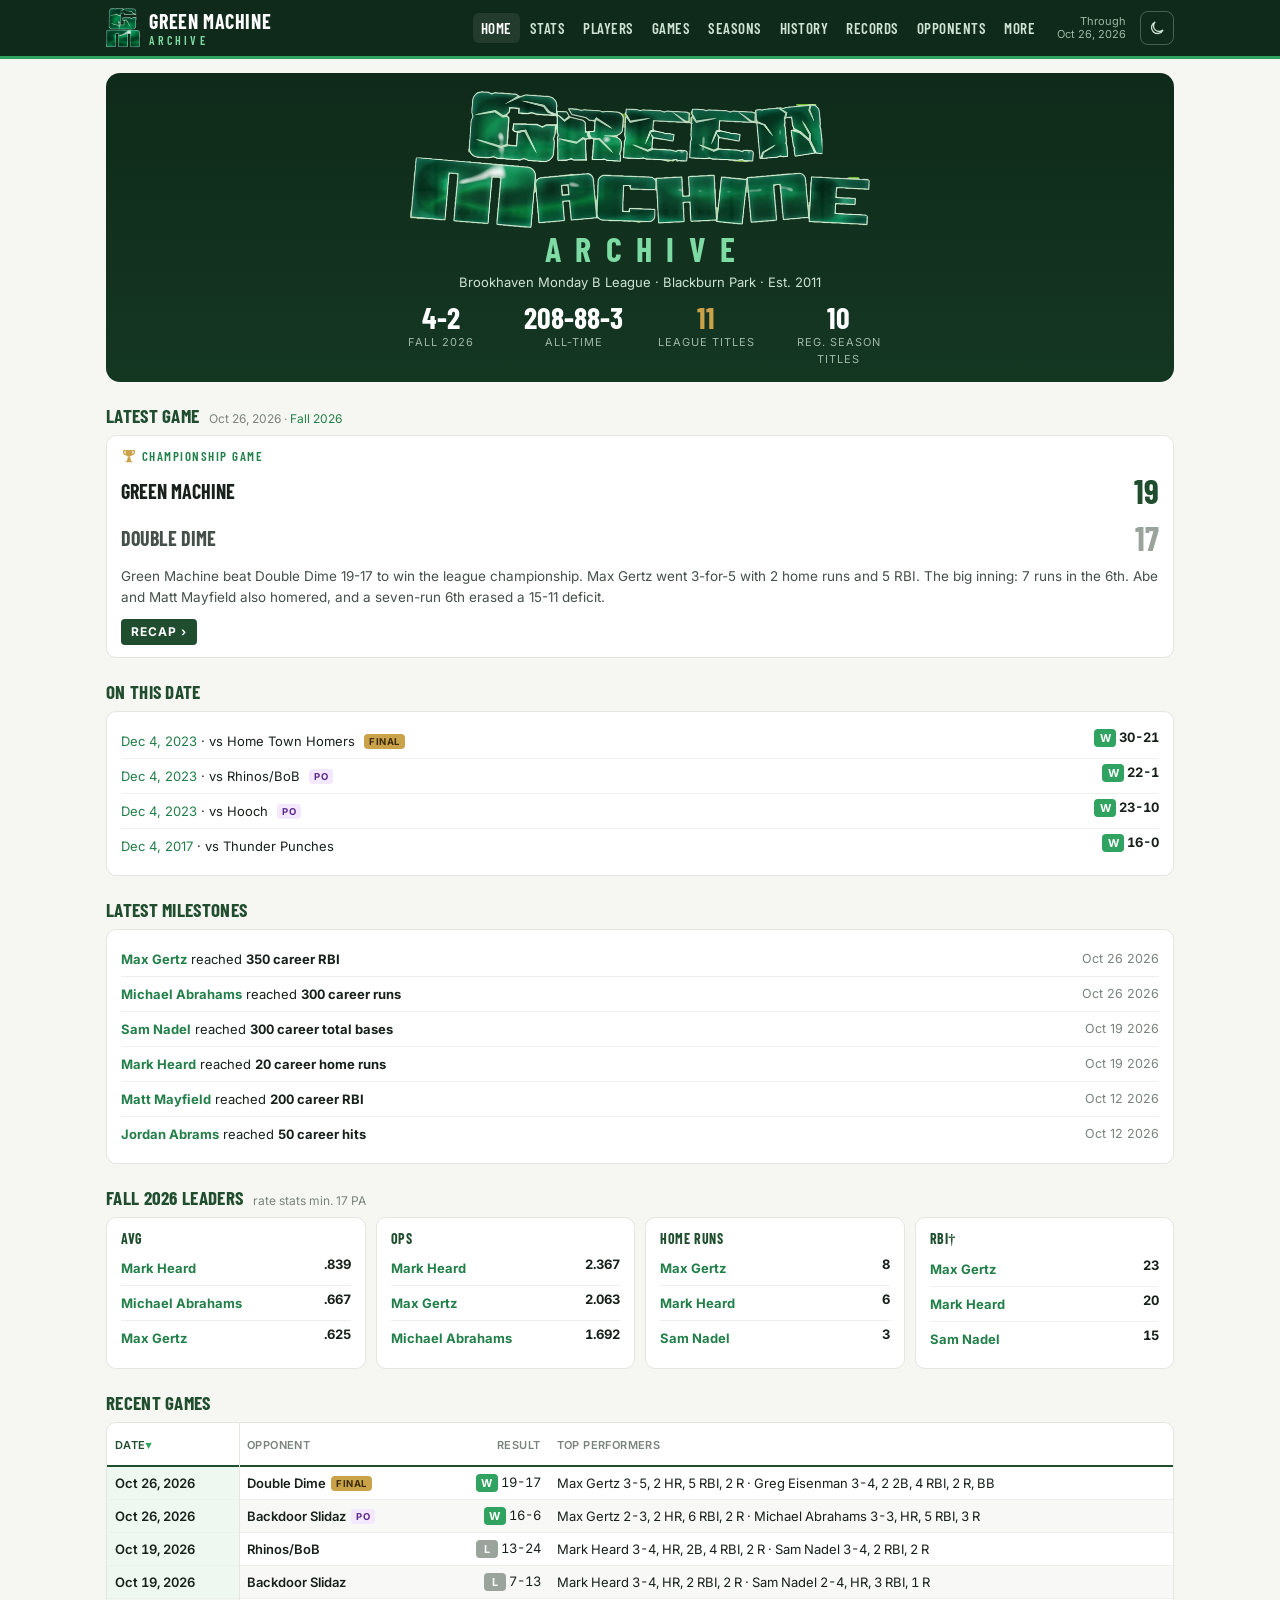
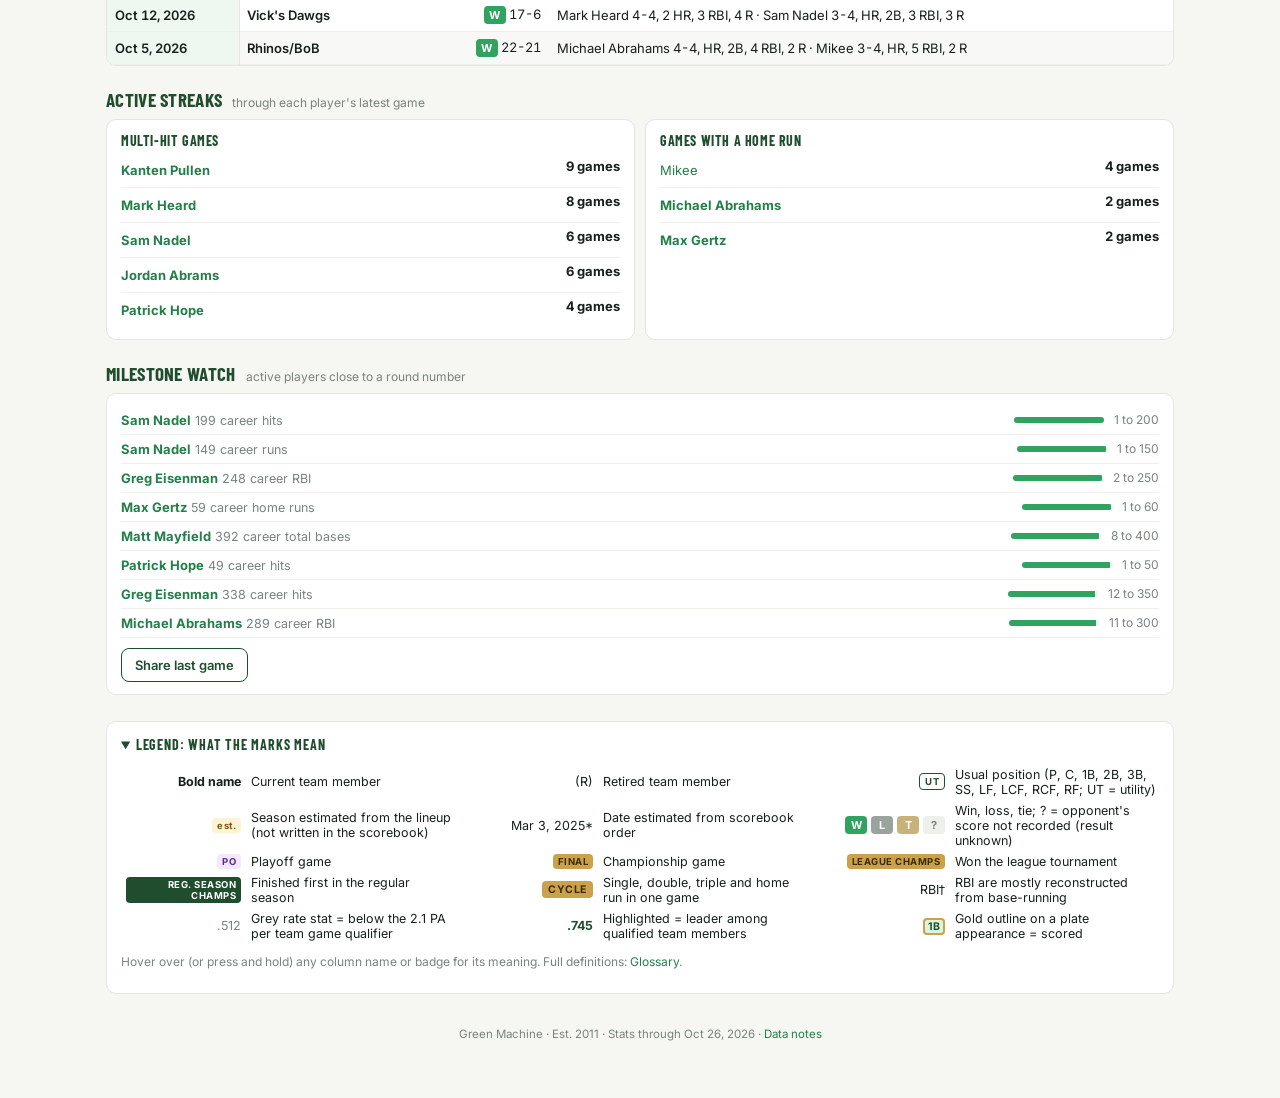
<file: index.html>
<!doctype html>
<html lang="en">
<head>
<meta charset="utf-8">
<meta name="viewport" content="width=device-width,initial-scale=1,viewport-fit=cover">
<meta name="robots" content="noindex,nofollow">
<meta name="theme-color" content="#0F2A1A">
<meta name="description" content="Green Machine softball: stats, box scores, records and history since 2011.">
<meta property="og:title" content="Green Machine: Archive">
<meta property="og:description" content="Stats, box scores, records and history. Brookhaven Monday B League, est. 2011.">
<meta property="og:type" content="website">
<meta property="og:url" content="https://gde2233-stack.github.io/green-machine/">
<meta property="og:image" content="https://gde2233-stack.github.io/green-machine/assets/og.png">
<meta property="og:image:width" content="1200">
<meta property="og:image:height" content="630">
<meta name="twitter:card" content="summary_large_image">
<meta name="apple-mobile-web-app-capable" content="yes">
<meta name="apple-mobile-web-app-status-bar-style" content="black-translucent">
<meta name="apple-mobile-web-app-title" content="Green Machine">
<title>Green Machine: Archive</title>
<script>try{var t=localStorage.getItem("gmTheme");if(t)document.documentElement.dataset.theme=t}catch(e){}</script>
<link rel="manifest" href="manifest.json">
<link rel="apple-touch-icon" href="icons/icon-180.png">
<link rel="icon" href="icons/icon-192.png">
<link rel="preload" href="assets/fonts/inter-latin-400-normal.woff2" as="font" type="font/woff2" crossorigin>
<link rel="stylesheet" href="style.css">
</head>
<body>
<a class="skip" href="#app">Skip to content</a>
<header class="top"><div class="top-in">
  <a href="#/" class="brand" aria-label="Green Machine: Archive, home"><img src="assets/gm-mark.webp" alt="" width="42" height="48"><span class="wm"><b>Green Machine</b><i>Archive</i></span></a>
  <div class="sp"></div>
  <nav class="desk" id="desk" aria-label="Main"></nav>
  <div class="upd" id="upd"></div>
  <button class="thm" id="thm" onclick="toggleTheme()" aria-label="Switch theme"></button>
</div></header>
<main id="app" tabindex="-1"><p class="sub">Loading…</p></main>
<nav class="bot" id="bot" aria-label="Main"></nav>
<script src="app.js"></script>
</body>
</html>
</file>
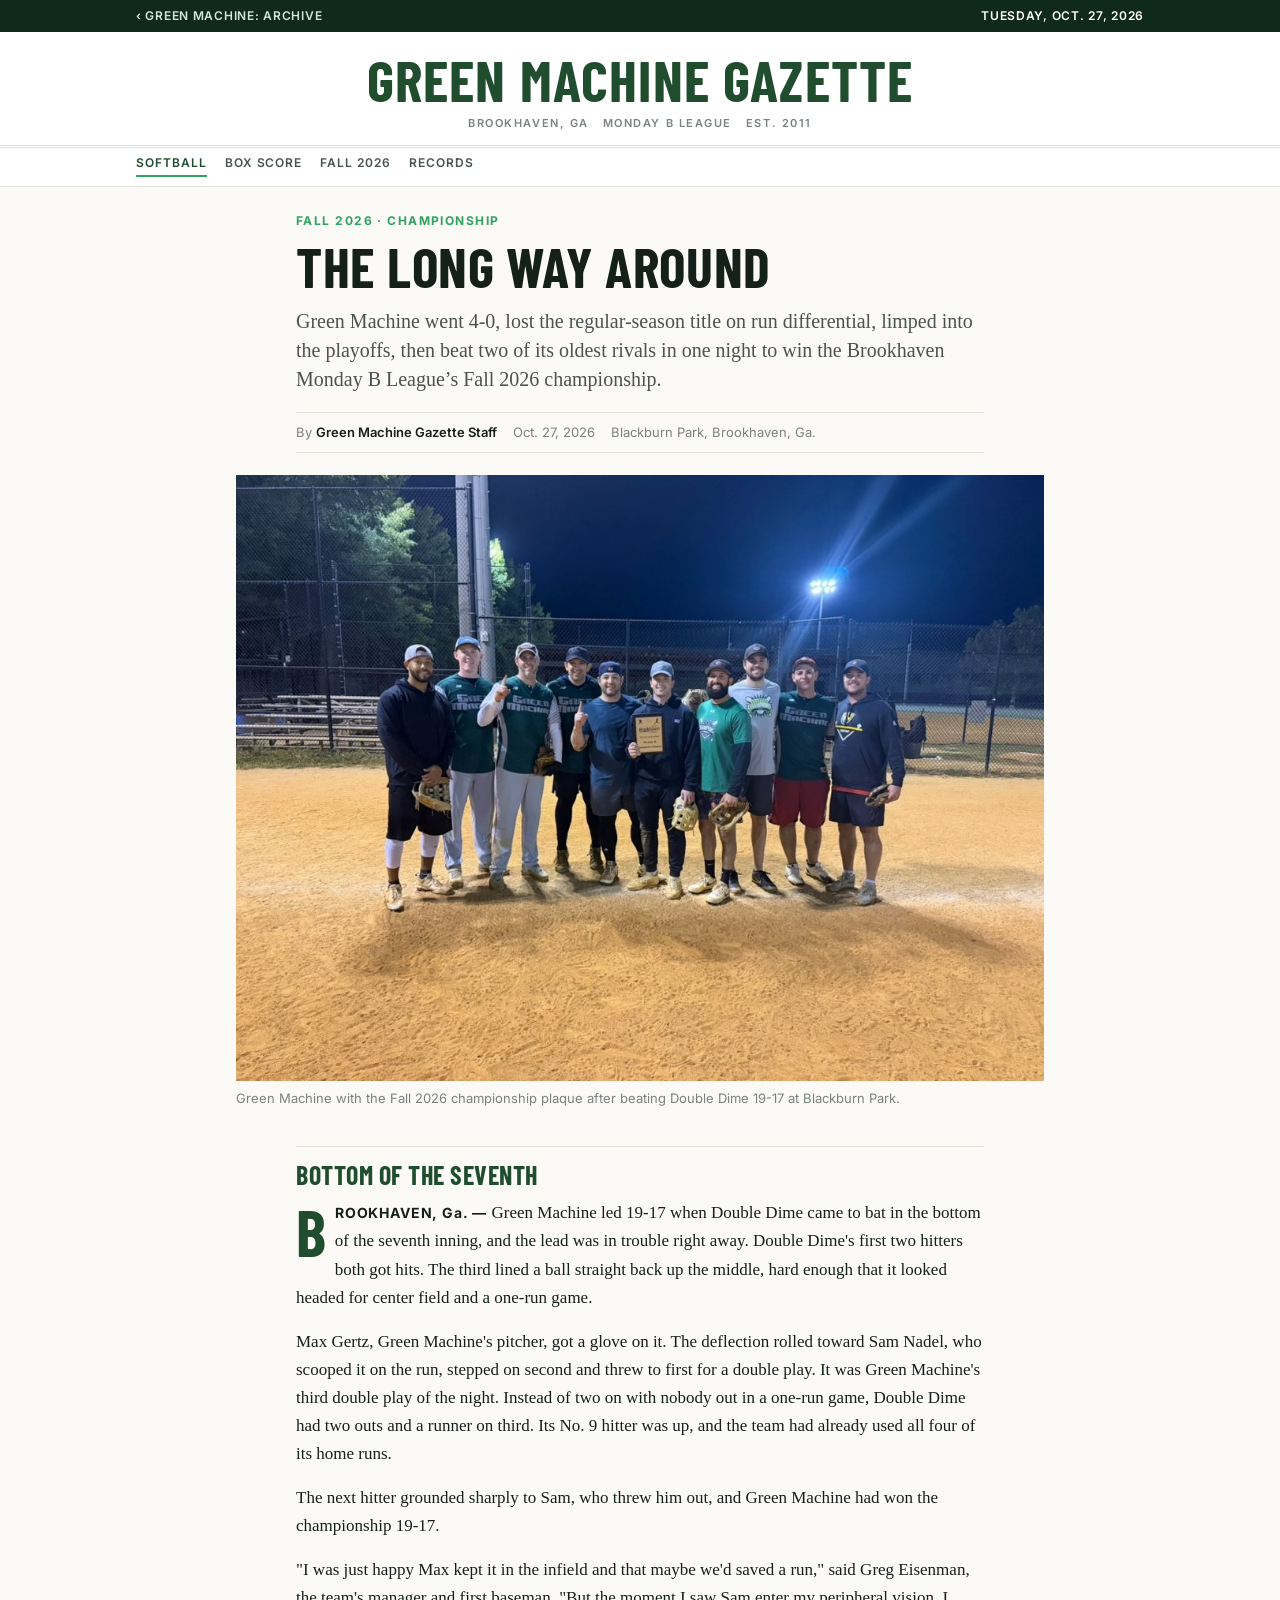
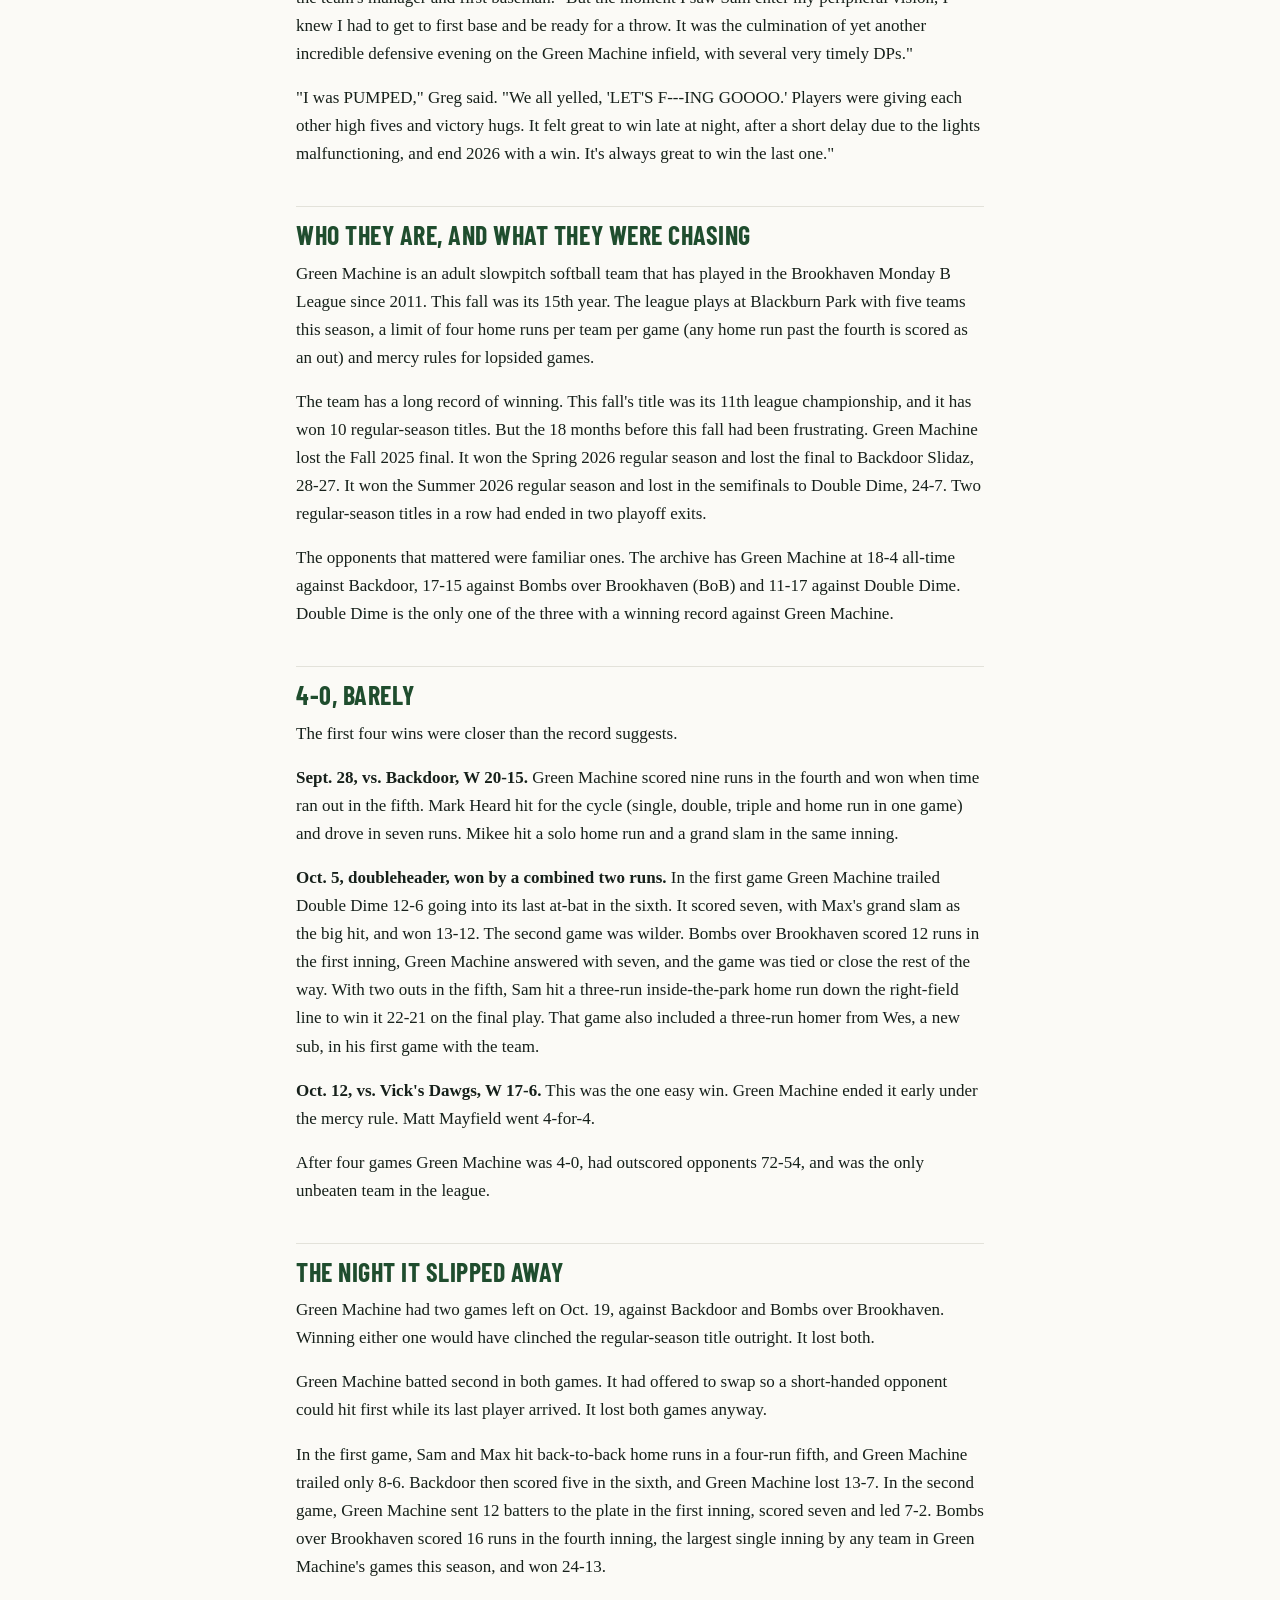
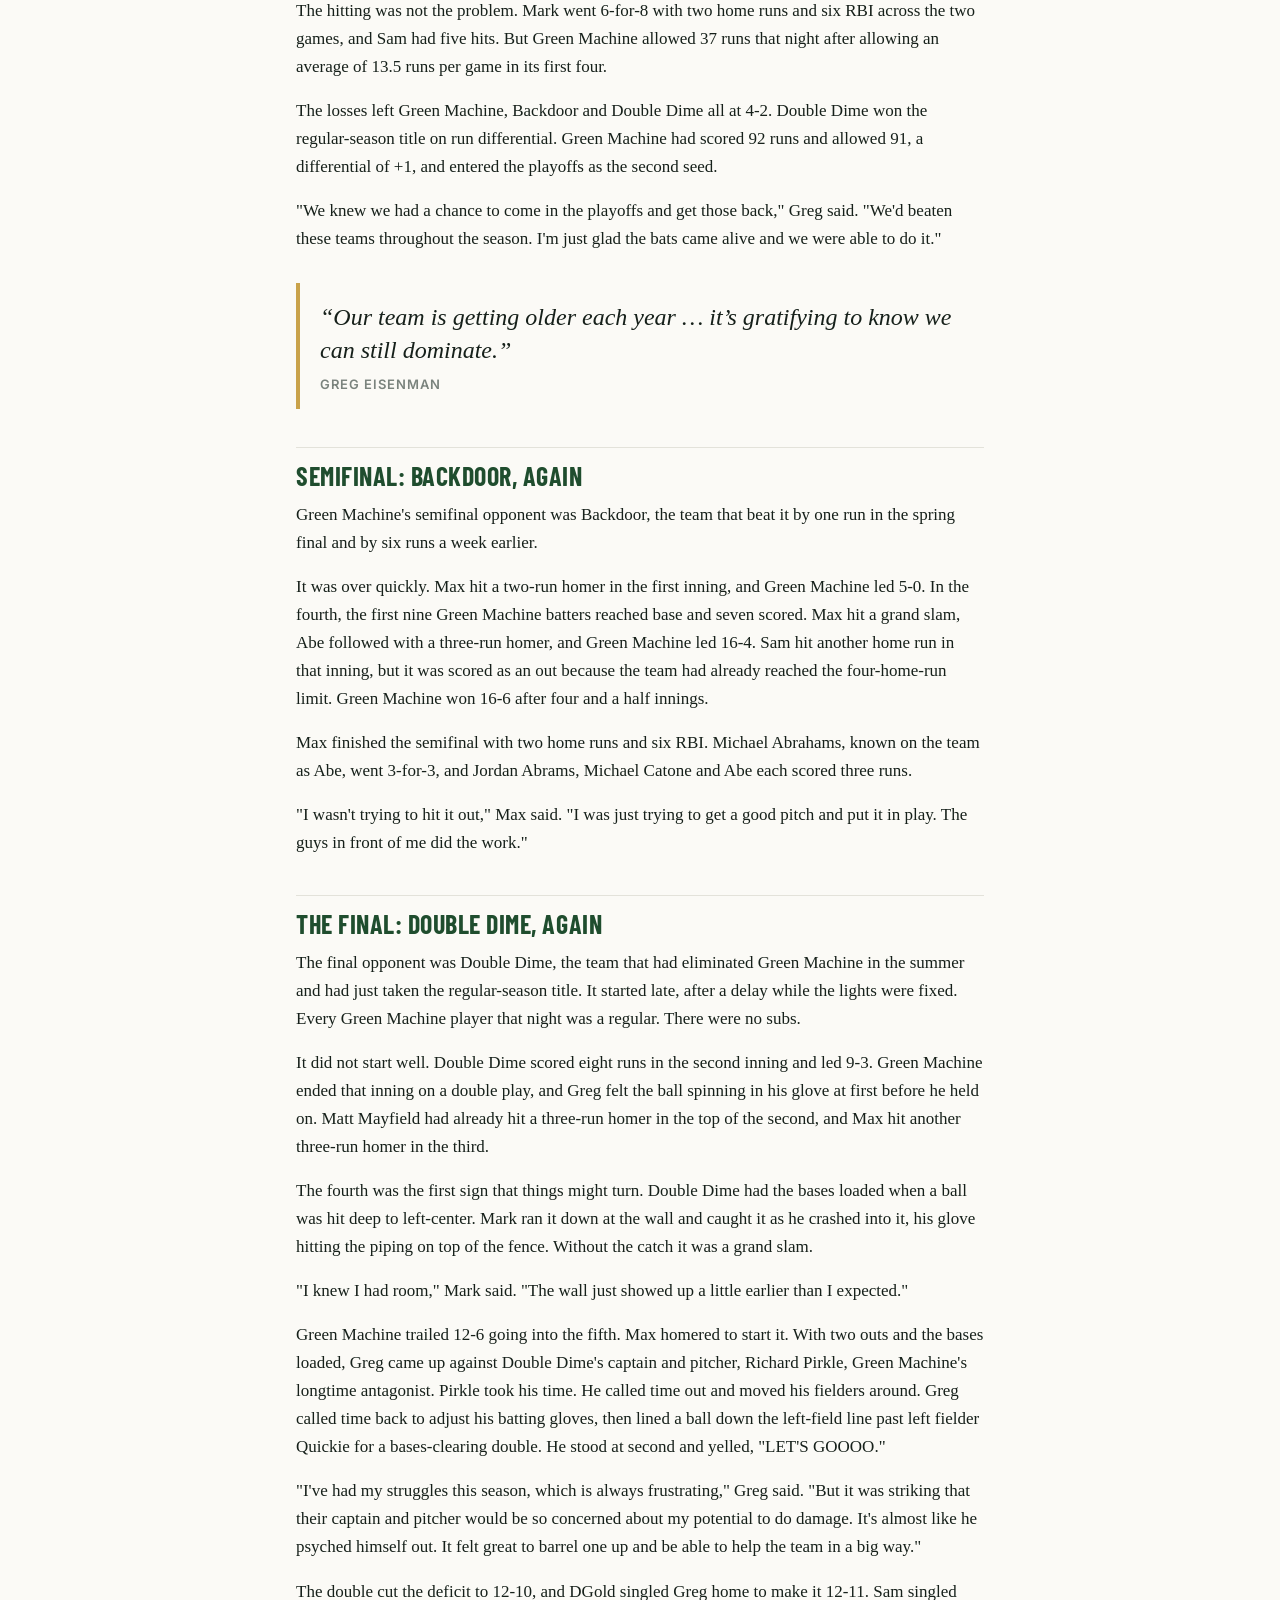
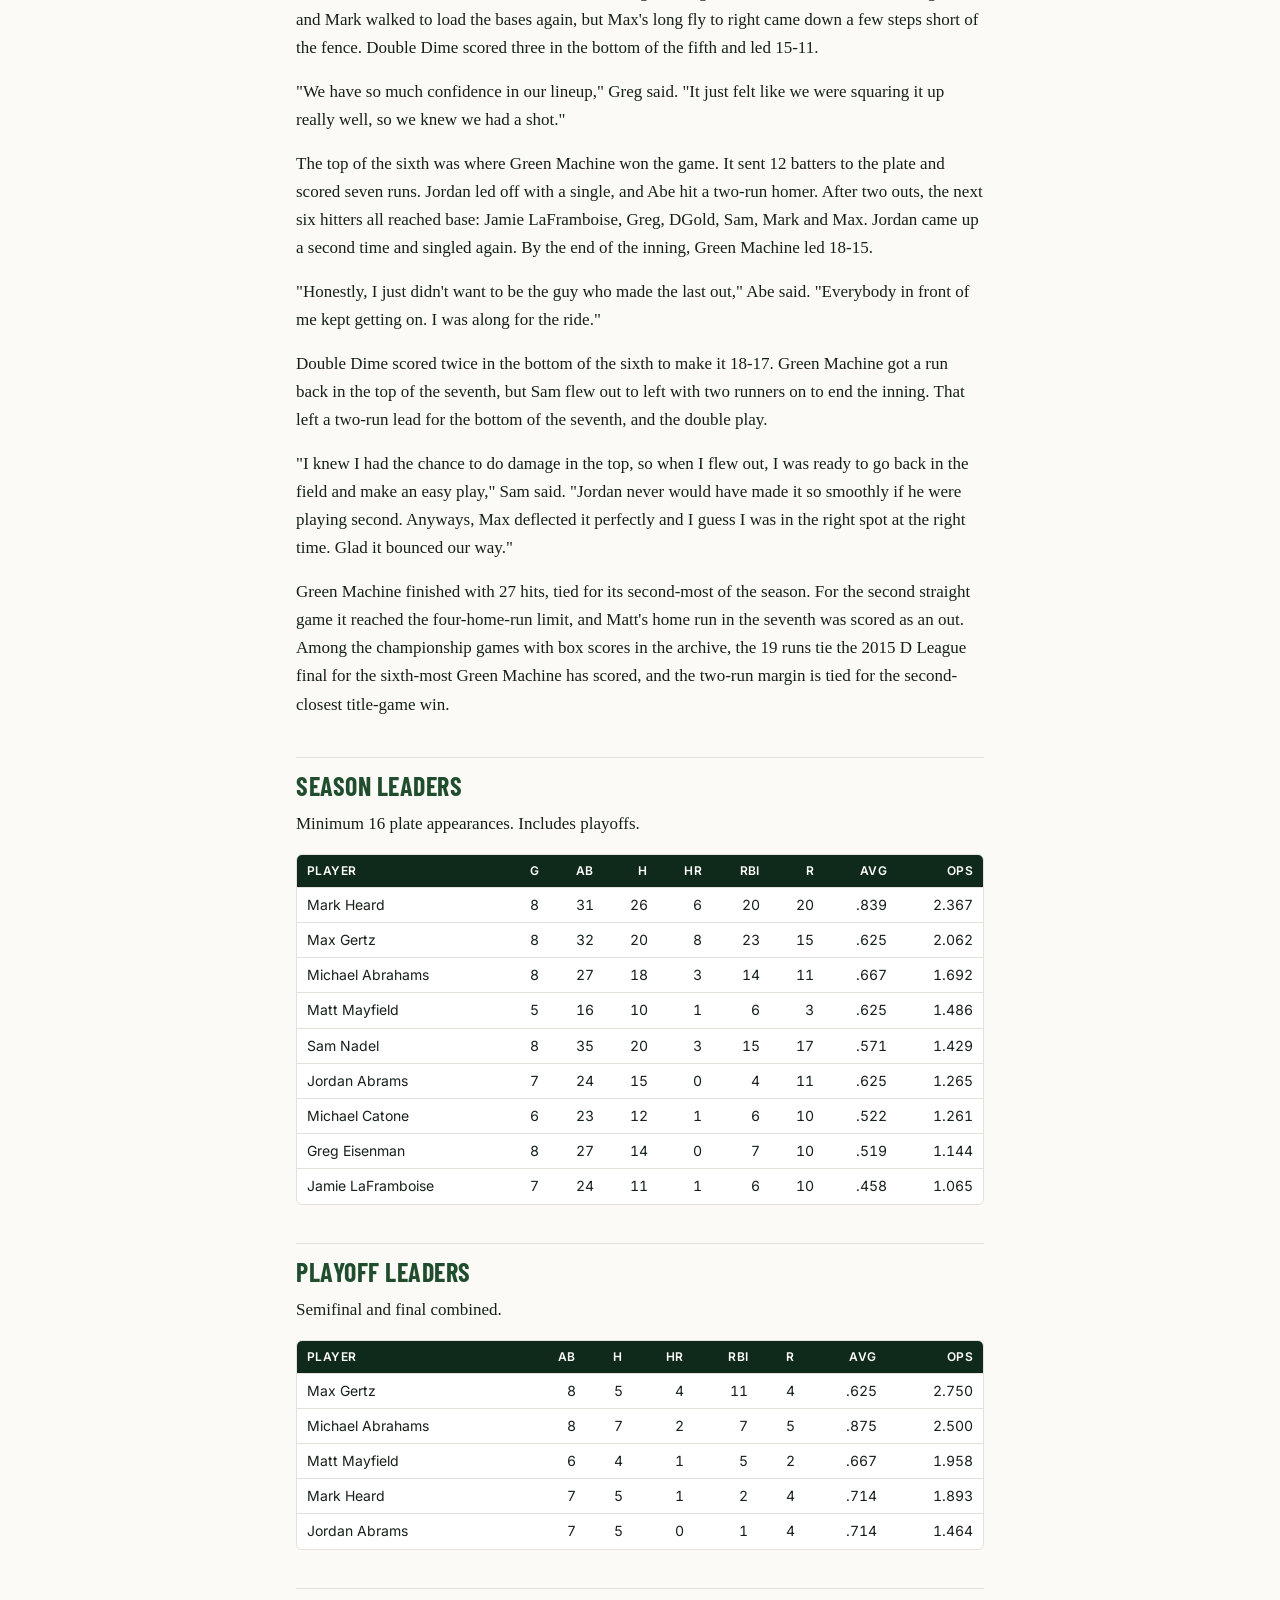
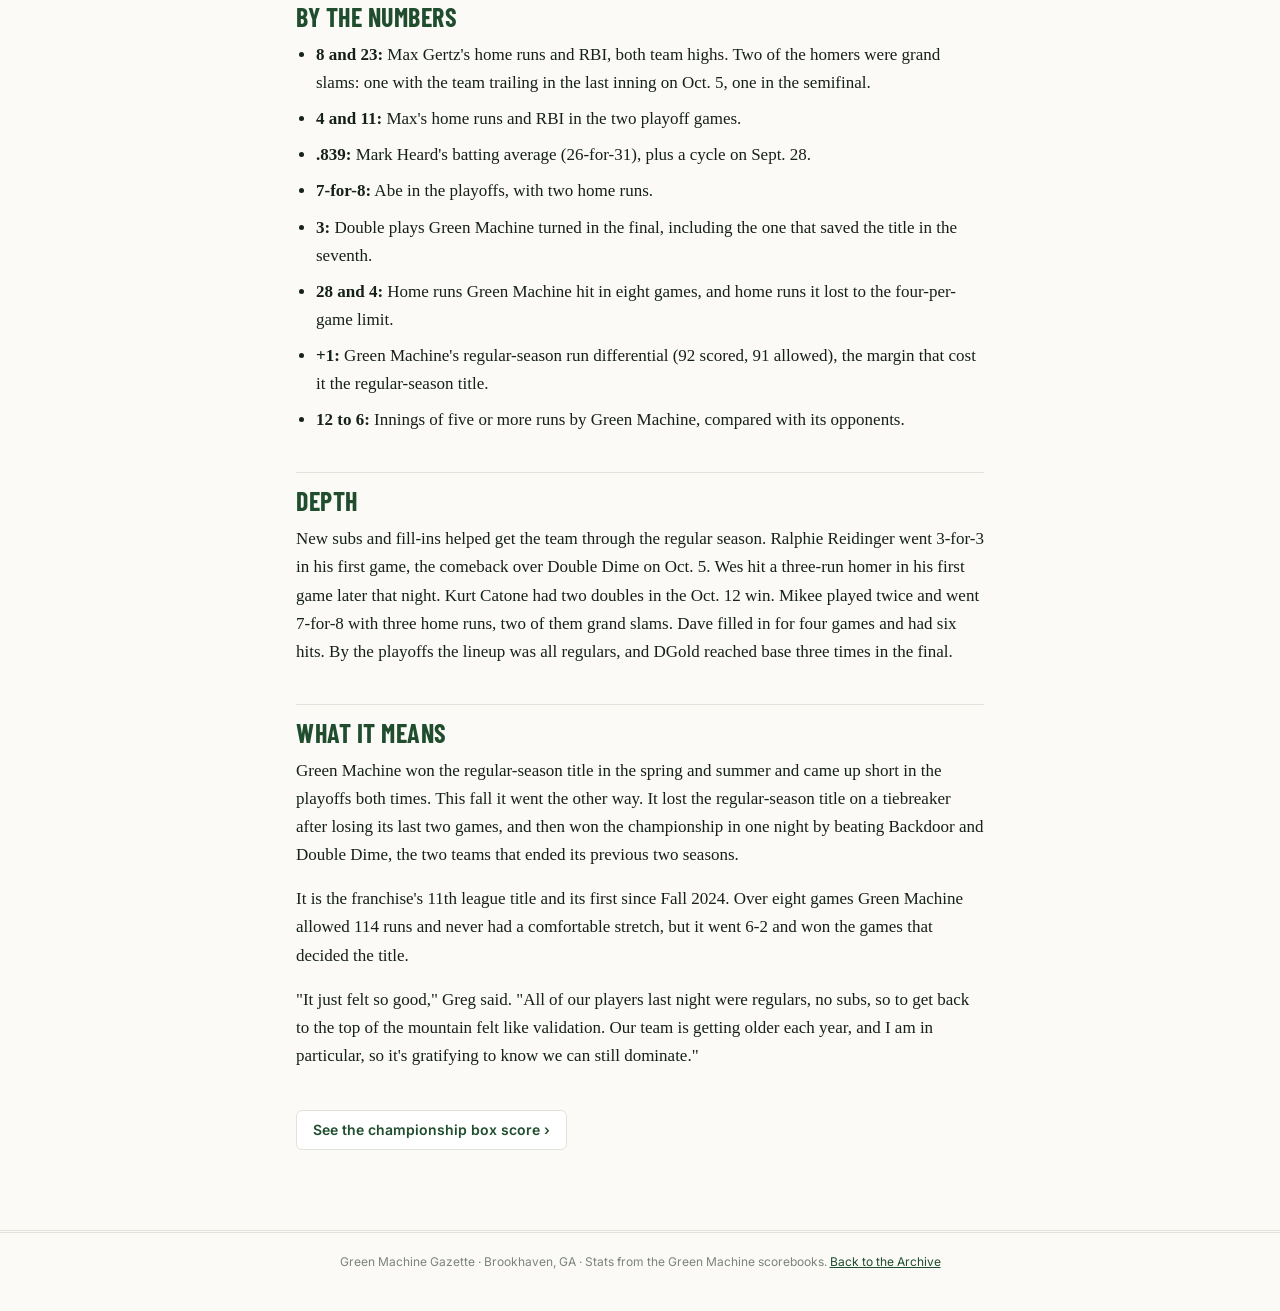
<file: gazette/fall-2026-champions.html>
<!doctype html>
<html lang="en"><head><meta charset="utf-8"><meta name="viewport" content="width=device-width,initial-scale=1">
<meta name="robots" content="noindex">
<title>The Long Way Around · Green Machine Gazette</title>
<meta property="og:title" content="The Long Way Around: Green Machine wins the Fall 2026 championship">
<meta property="og:description" content="4-0, a collapse, a +1 run differential, and a two-game playoff run through Backdoor and Double Dime.">
<meta property="og:image" content="https://gde2233-stack.github.io/green-machine/assets/gazette/fall-2026-champions.jpg">
<style>
@font-face{font-family:Inter;src:url(../assets/fonts/inter-latin-400-normal.woff2) format('woff2');font-weight:400;font-display:swap}
@font-face{font-family:Inter;src:url(../assets/fonts/inter-latin-600-normal.woff2) format('woff2');font-weight:600;font-display:swap}
@font-face{font-family:Inter;src:url(../assets/fonts/inter-latin-700-normal.woff2) format('woff2');font-weight:700;font-display:swap}
@font-face{font-family:Barlow;src:url(../assets/fonts/barlow-condensed-latin-700-normal.woff2) format('woff2');font-weight:700;font-display:swap}
:root{--ink:#16201a;--ink2:#4a544e;--mu:#7a837d;--bg:#fbfaf6;--card:#fff;--line:#e3e2da;--green:#1F4D2E;--em:#2FA35F;--gold:#C9A24A;color-scheme:light}
@media (prefers-color-scheme:dark){:root{--ink:#e6ece8;--ink2:#b8c2bb;--mu:#8c988f;--bg:#0f1411;--card:#161d19;--line:#28322c;--green:#7DDBA3;--em:#5ACB8A;color-scheme:dark}}
*{box-sizing:border-box}
body{margin:0;background:var(--bg);color:var(--ink);font:400 17px/1.65 Georgia,'Times New Roman',serif;-webkit-text-size-adjust:100%}
a{color:var(--green)}
.top{background:#0F2A1A;color:#fff;font:600 12px/1 Inter,system-ui,sans-serif;letter-spacing:.06em;text-transform:uppercase}
.top .in{max-width:1040px;margin:0 auto;padding:10px 16px;display:flex;justify-content:space-between;gap:12px;align-items:center}
.top a{color:#cfe9d8;text-decoration:none}
.mast{border-bottom:3px double var(--line);background:var(--card)}
.mast .in{max-width:1040px;margin:0 auto;padding:18px 16px 14px;text-align:center}
.mast .name{font:700 clamp(34px,7vw,58px)/1 Barlow,'Arial Narrow',sans-serif;letter-spacing:.02em;text-transform:uppercase;color:var(--green);margin:0}
.mast .sub{font:600 11px/1.4 Inter,system-ui,sans-serif;letter-spacing:.14em;text-transform:uppercase;color:var(--mu);margin-top:8px;display:flex;justify-content:center;gap:14px;flex-wrap:wrap}
nav.sec{border-bottom:1px solid var(--line);background:var(--card)}
nav.sec .in{max-width:1040px;margin:0 auto;padding:9px 16px;font:600 12px/1 Inter,system-ui,sans-serif;letter-spacing:.08em;text-transform:uppercase;display:flex;gap:18px;overflow-x:auto}
nav.sec a{color:var(--ink2);text-decoration:none;white-space:nowrap} nav.sec a.on{color:var(--green);border-bottom:2px solid var(--em);padding-bottom:6px}
article{max-width:720px;margin:0 auto;padding:28px 16px 64px}
.kicker{font:700 12px/1 Inter,system-ui,sans-serif;letter-spacing:.12em;text-transform:uppercase;color:var(--em)}
h1{font:700 clamp(36px,6.5vw,56px)/1.02 Barlow,'Arial Narrow',sans-serif;text-transform:uppercase;letter-spacing:.01em;margin:10px 0 12px}
.dek{font-size:20px;line-height:1.45;color:var(--ink2);margin:0 0 18px}
.by{font:400 13px/1.5 Inter,system-ui,sans-serif;color:var(--mu);border-top:1px solid var(--line);border-bottom:1px solid var(--line);padding:10px 0;margin-bottom:22px;display:flex;flex-wrap:wrap;gap:6px 16px}
.by b{color:var(--ink);font-weight:600}
figure.hero{margin:0 -16px 26px}
figure.hero img{display:block;width:100%;height:auto}
figure.hero figcaption{font:400 13px/1.45 Inter,system-ui,sans-serif;color:var(--mu);padding:8px 16px 0}
@media (min-width:760px){figure.hero{margin:0 -60px 30px} figure.hero figcaption{padding:8px 0 0}}
h2{font:700 26px/1.1 Barlow,'Arial Narrow',sans-serif;text-transform:uppercase;letter-spacing:.02em;color:var(--green);margin:38px 0 10px;padding-top:14px;border-top:1px solid var(--line)}
p{margin:0 0 16px}
.dateline{font:700 14px/1 Inter,system-ui,sans-serif;letter-spacing:.06em}
article > h2:first-of-type + p::first-letter{float:left;font:700 64px/.85 Barlow,'Arial Narrow',sans-serif;color:var(--green);padding:6px 8px 0 0}
blockquote.pull{margin:30px 0;padding:18px 0 18px 20px;border-left:4px solid var(--gold);font:italic 400 24px/1.35 Georgia,serif;color:var(--ink)}
blockquote.pull cite{display:block;font:600 13px/1 Inter,system-ui,sans-serif;font-style:normal;letter-spacing:.08em;text-transform:uppercase;color:var(--mu);margin-top:12px}
.tw{overflow-x:auto;margin:6px 0 20px;border:1px solid var(--line);border-radius:6px;background:var(--card)}
table{border-collapse:collapse;width:100%;font:400 14px/1.3 Inter,system-ui,sans-serif;font-variant-numeric:tabular-nums}
th,td{padding:8px 10px;text-align:right;border-bottom:1px solid var(--line);white-space:nowrap}
th:first-child,td:first-child{text-align:left}
th{background:#0F2A1A;color:#fff;font-weight:600;font-size:12px;letter-spacing:.04em;text-transform:uppercase}
tr:last-child td{border-bottom:0}
ul{padding-left:20px;margin:0 0 18px} li{margin:0 0 8px}
.endmark{display:inline-block;width:10px;height:10px;background:var(--em);margin-left:6px;vertical-align:middle}
.back{font:600 14px/1 Inter,system-ui,sans-serif;display:inline-block;margin-top:24px;padding:12px 16px;border:1px solid var(--line);border-radius:6px;text-decoration:none;background:var(--card)}
footer{border-top:3px double var(--line);text-align:center;font:400 12px/1.5 Inter,system-ui,sans-serif;color:var(--mu);padding:20px 16px 40px}
</style></head><body>
<div class="top"><div class="in"><a href="../#/">‹ Green Machine: Archive</a><span>Tuesday, Oct. 27, 2026</span></div></div>
<header class="mast"><div class="in"><p class="name">Green Machine Gazette</p><div class="sub"><span>Brookhaven, GA</span><span>Monday B League</span><span>Est. 2011</span></div></div></header>
<nav class="sec" aria-label="Sections"><div class="in"><a class="on" href="#">Softball</a><a href="../#/game/CB-2026-10-26-G2">Box score</a><a href="../#/season/2026%20Fall">Fall 2026</a><a href="../#/records">Records</a></div></nav>
<article>
<div class="kicker">Fall 2026 · Championship</div>
<h1>The Long Way Around</h1>
<p class="dek">Green Machine went 4-0, lost the regular-season title on run differential, limped into the playoffs, then beat two of its oldest rivals in one night to win the Brookhaven Monday B League’s Fall 2026 championship.</p>
<div class="by"><span>By <b>Green Machine Gazette Staff</b></span><span>Oct. 27, 2026</span><span>Blackburn Park, Brookhaven, Ga.</span></div>
<figure class="hero"><img src="../assets/gazette/fall-2026-champions.jpg" width="1024" height="768" alt="Green Machine players pose with the championship plaque on the infield at Blackburn Park under the lights."><figcaption>Green Machine with the Fall 2026 championship plaque after beating Double Dime 19-17 at Blackburn Park.</figcaption></figure>
<h2>Bottom of the seventh</h2>
<p><span class="dateline">BROOKHAVEN, Ga. —</span> Green Machine led 19-17 when Double Dime came to bat in the bottom of the seventh inning, and the lead was in trouble right away. Double Dime's first two hitters both got hits. The third lined a ball straight back up the middle, hard enough that it looked headed for center field and a one-run game.</p>
<p>Max Gertz, Green Machine's pitcher, got a glove on it. The deflection rolled toward Sam Nadel, who scooped it on the run, stepped on second and threw to first for a double play. It was Green Machine's third double play of the night. Instead of two on with nobody out in a one-run game, Double Dime had two outs and a runner on third. Its No. 9 hitter was up, and the team had already used all four of its home runs.</p>
<p>The next hitter grounded sharply to Sam, who threw him out, and Green Machine had won the championship 19-17.</p>
<p>"I was just happy Max kept it in the infield and that maybe we'd saved a run," said Greg Eisenman, the team's manager and first baseman. "But the moment I saw Sam enter my peripheral vision, I knew I had to get to first base and be ready for a throw. It was the culmination of yet another incredible defensive evening on the Green Machine infield, with several very timely DPs."</p>
<p>"I was PUMPED," Greg said. "We all yelled, 'LET'S F---ING GOOOO.' Players were giving each other high fives and victory hugs. It felt great to win late at night, after a short delay due to the lights malfunctioning, and end 2026 with a win. It's always great to win the last one."</p>

<h2>Who they are, and what they were chasing</h2>
<p>Green Machine is an adult slowpitch softball team that has played in the Brookhaven Monday B League since 2011. This fall was its 15th year. The league plays at Blackburn Park with five teams this season, a limit of four home runs per team per game (any home run past the fourth is scored as an out) and mercy rules for lopsided games.</p>
<p>The team has a long record of winning. This fall's title was its 11th league championship, and it has won 10 regular-season titles. But the 18 months before this fall had been frustrating. Green Machine lost the Fall 2025 final. It won the Spring 2026 regular season and lost the final to Backdoor Slidaz, 28-27. It won the Summer 2026 regular season and lost in the semifinals to Double Dime, 24-7. Two regular-season titles in a row had ended in two playoff exits.</p>
<p>The opponents that mattered were familiar ones. The archive has Green Machine at 18-4 all-time against Backdoor, 17-15 against Bombs over Brookhaven (BoB) and 11-17 against Double Dime. Double Dime is the only one of the three with a winning record against Green Machine.</p>

<h2>4-0, barely</h2>
<p>The first four wins were closer than the record suggests.</p>
<p><b>Sept. 28, vs. Backdoor, W 20-15.</b> Green Machine scored nine runs in the fourth and won when time ran out in the fifth. Mark Heard hit for the cycle (single, double, triple and home run in one game) and drove in seven runs. Mikee hit a solo home run and a grand slam in the same inning.</p>
<p><b>Oct. 5, doubleheader, won by a combined two runs.</b> In the first game Green Machine trailed Double Dime 12-6 going into its last at-bat in the sixth. It scored seven, with Max's grand slam as the big hit, and won 13-12. The second game was wilder. Bombs over Brookhaven scored 12 runs in the first inning, Green Machine answered with seven, and the game was tied or close the rest of the way. With two outs in the fifth, Sam hit a three-run inside-the-park home run down the right-field line to win it 22-21 on the final play. That game also included a three-run homer from Wes, a new sub, in his first game with the team.</p>
<p><b>Oct. 12, vs. Vick's Dawgs, W 17-6.</b> This was the one easy win. Green Machine ended it early under the mercy rule. Matt Mayfield went 4-for-4.</p>
<p>After four games Green Machine was 4-0, had outscored opponents 72-54, and was the only unbeaten team in the league.</p>

<h2>The night it slipped away</h2>
<p>Green Machine had two games left on Oct. 19, against Backdoor and Bombs over Brookhaven. Winning either one would have clinched the regular-season title outright. It lost both.</p>
<p>Green Machine batted second in both games. It had offered to swap so a short-handed opponent could hit first while its last player arrived. It lost both games anyway.</p>
<p>In the first game, Sam and Max hit back-to-back home runs in a four-run fifth, and Green Machine trailed only 8-6. Backdoor then scored five in the sixth, and Green Machine lost 13-7. In the second game, Green Machine sent 12 batters to the plate in the first inning, scored seven and led 7-2. Bombs over Brookhaven scored 16 runs in the fourth inning, the largest single inning by any team in Green Machine's games this season, and won 24-13.</p>
<p>The hitting was not the problem. Mark went 6-for-8 with two home runs and six RBI across the two games, and Sam had five hits. But Green Machine allowed 37 runs that night after allowing an average of 13.5 runs per game in its first four.</p>
<p>The losses left Green Machine, Backdoor and Double Dime all at 4-2. Double Dime won the regular-season title on run differential. Green Machine had scored 92 runs and allowed 91, a differential of +1, and entered the playoffs as the second seed.</p>
<p>"We knew we had a chance to come in the playoffs and get those back," Greg said. "We'd beaten these teams throughout the season. I'm just glad the bats came alive and we were able to do it."</p>

<blockquote class="pull">“Our team is getting older each year … it’s gratifying to know we can still dominate.”<cite>Greg Eisenman</cite></blockquote>
<h2>Semifinal: Backdoor, again</h2>
<p>Green Machine's semifinal opponent was Backdoor, the team that beat it by one run in the spring final and by six runs a week earlier.</p>
<p>It was over quickly. Max hit a two-run homer in the first inning, and Green Machine led 5-0. In the fourth, the first nine Green Machine batters reached base and seven scored. Max hit a grand slam, Abe followed with a three-run homer, and Green Machine led 16-4. Sam hit another home run in that inning, but it was scored as an out because the team had already reached the four-home-run limit. Green Machine won 16-6 after four and a half innings.</p>
<p>Max finished the semifinal with two home runs and six RBI. Michael Abrahams, known on the team as Abe, went 3-for-3, and Jordan Abrams, Michael Catone and Abe each scored three runs.</p>
<p>"I wasn't trying to hit it out," Max said. "I was just trying to get a good pitch and put it in play. The guys in front of me did the work."</p>

<h2>The final: Double Dime, again</h2>
<p>The final opponent was Double Dime, the team that had eliminated Green Machine in the summer and had just taken the regular-season title. It started late, after a delay while the lights were fixed. Every Green Machine player that night was a regular. There were no subs.</p>
<p>It did not start well. Double Dime scored eight runs in the second inning and led 9-3. Green Machine ended that inning on a double play, and Greg felt the ball spinning in his glove at first before he held on. Matt Mayfield had already hit a three-run homer in the top of the second, and Max hit another three-run homer in the third.</p>
<p>The fourth was the first sign that things might turn. Double Dime had the bases loaded when a ball was hit deep to left-center. Mark ran it down at the wall and caught it as he crashed into it, his glove hitting the piping on top of the fence. Without the catch it was a grand slam.</p>
<p>"I knew I had room," Mark said. "The wall just showed up a little earlier than I expected."</p>
<p>Green Machine trailed 12-6 going into the fifth. Max homered to start it. With two outs and the bases loaded, Greg came up against Double Dime's captain and pitcher, Richard Pirkle, Green Machine's longtime antagonist. Pirkle took his time. He called time out and moved his fielders around. Greg called time back to adjust his batting gloves, then lined a ball down the left-field line past left fielder Quickie for a bases-clearing double. He stood at second and yelled, "LET'S GOOOO."</p>
<p>"I've had my struggles this season, which is always frustrating," Greg said. "But it was striking that their captain and pitcher would be so concerned about my potential to do damage. It's almost like he psyched himself out. It felt great to barrel one up and be able to help the team in a big way."</p>
<p>The double cut the deficit to 12-10, and DGold singled Greg home to make it 12-11. Sam singled and Mark walked to load the bases again, but Max's long fly to right came down a few steps short of the fence. Double Dime scored three in the bottom of the fifth and led 15-11.</p>
<p>"We have so much confidence in our lineup," Greg said. "It just felt like we were squaring it up really well, so we knew we had a shot."</p>
<p>The top of the sixth was where Green Machine won the game. It sent 12 batters to the plate and scored seven runs. Jordan led off with a single, and Abe hit a two-run homer. After two outs, the next six hitters all reached base: Jamie LaFramboise, Greg, DGold, Sam, Mark and Max. Jordan came up a second time and singled again. By the end of the inning, Green Machine led 18-15.</p>
<p>"Honestly, I just didn't want to be the guy who made the last out," Abe said. "Everybody in front of me kept getting on. I was along for the ride."</p>
<p>Double Dime scored twice in the bottom of the sixth to make it 18-17. Green Machine got a run back in the top of the seventh, but Sam flew out to left with two runners on to end the inning. That left a two-run lead for the bottom of the seventh, and the double play.</p>
<p>"I knew I had the chance to do damage in the top, so when I flew out, I was ready to go back in the field and make an easy play," Sam said. "Jordan never would have made it so smoothly if he were playing second. Anyways, Max deflected it perfectly and I guess I was in the right spot at the right time. Glad it bounced our way."</p>
<p>Green Machine finished with 27 hits, tied for its second-most of the season. For the second straight game it reached the four-home-run limit, and Matt's home run in the seventh was scored as an out. Among the championship games with box scores in the archive, the 19 runs tie the 2015 D League final for the sixth-most Green Machine has scored, and the two-run margin is tied for the second-closest title-game win.</p>

<h2>Season leaders</h2>
<p>Minimum 16 plate appearances. Includes playoffs.</p>
<div class="tw"><table>
<tr><th>Player</th><th>G</th><th>AB</th><th>H</th><th>HR</th><th>RBI</th><th>R</th><th>AVG</th><th>OPS</th></tr>
<tr><td>Mark Heard</td><td>8</td><td>31</td><td>26</td><td>6</td><td>20</td><td>20</td><td>.839</td><td>2.367</td></tr>
<tr><td>Max Gertz</td><td>8</td><td>32</td><td>20</td><td>8</td><td>23</td><td>15</td><td>.625</td><td>2.062</td></tr>
<tr><td>Michael Abrahams</td><td>8</td><td>27</td><td>18</td><td>3</td><td>14</td><td>11</td><td>.667</td><td>1.692</td></tr>
<tr><td>Matt Mayfield</td><td>5</td><td>16</td><td>10</td><td>1</td><td>6</td><td>3</td><td>.625</td><td>1.486</td></tr>
<tr><td>Sam Nadel</td><td>8</td><td>35</td><td>20</td><td>3</td><td>15</td><td>17</td><td>.571</td><td>1.429</td></tr>
<tr><td>Jordan Abrams</td><td>7</td><td>24</td><td>15</td><td>0</td><td>4</td><td>11</td><td>.625</td><td>1.265</td></tr>
<tr><td>Michael Catone</td><td>6</td><td>23</td><td>12</td><td>1</td><td>6</td><td>10</td><td>.522</td><td>1.261</td></tr>
<tr><td>Greg Eisenman</td><td>8</td><td>27</td><td>14</td><td>0</td><td>7</td><td>10</td><td>.519</td><td>1.144</td></tr>
<tr><td>Jamie LaFramboise</td><td>7</td><td>24</td><td>11</td><td>1</td><td>6</td><td>10</td><td>.458</td><td>1.065</td></tr>
</table></div>

<h2>Playoff leaders</h2>
<p>Semifinal and final combined.</p>
<div class="tw"><table>
<tr><th>Player</th><th>AB</th><th>H</th><th>HR</th><th>RBI</th><th>R</th><th>AVG</th><th>OPS</th></tr>
<tr><td>Max Gertz</td><td>8</td><td>5</td><td>4</td><td>11</td><td>4</td><td>.625</td><td>2.750</td></tr>
<tr><td>Michael Abrahams</td><td>8</td><td>7</td><td>2</td><td>7</td><td>5</td><td>.875</td><td>2.500</td></tr>
<tr><td>Matt Mayfield</td><td>6</td><td>4</td><td>1</td><td>5</td><td>2</td><td>.667</td><td>1.958</td></tr>
<tr><td>Mark Heard</td><td>7</td><td>5</td><td>1</td><td>2</td><td>4</td><td>.714</td><td>1.893</td></tr>
<tr><td>Jordan Abrams</td><td>7</td><td>5</td><td>0</td><td>1</td><td>4</td><td>.714</td><td>1.464</td></tr>
</table></div>

<h2>By the numbers</h2>
<ul>
<li><b>8 and 23:</b> Max Gertz's home runs and RBI, both team highs. Two of the homers were grand slams: one with the team trailing in the last inning on Oct. 5, one in the semifinal.</li>
<li><b>4 and 11:</b> Max's home runs and RBI in the two playoff games.</li>
<li><b>.839:</b> Mark Heard's batting average (26-for-31), plus a cycle on Sept. 28.</li>
<li><b>7-for-8:</b> Abe in the playoffs, with two home runs.</li>
<li><b>3:</b> Double plays Green Machine turned in the final, including the one that saved the title in the seventh.</li>
<li><b>28 and 4:</b> Home runs Green Machine hit in eight games, and home runs it lost to the four-per-game limit.</li>
<li><b>+1:</b> Green Machine's regular-season run differential (92 scored, 91 allowed), the margin that cost it the regular-season title.</li>
<li><b>12 to 6:</b> Innings of five or more runs by Green Machine, compared with its opponents.</li>
</ul>

<h2>Depth</h2>
<p>New subs and fill-ins helped get the team through the regular season. Ralphie Reidinger went 3-for-3 in his first game, the comeback over Double Dime on Oct. 5. Wes hit a three-run homer in his first game later that night. Kurt Catone had two doubles in the Oct. 12 win. Mikee played twice and went 7-for-8 with three home runs, two of them grand slams. Dave filled in for four games and had six hits. By the playoffs the lineup was all regulars, and DGold reached base three times in the final.</p>

<h2>What it means</h2>
<p>Green Machine won the regular-season title in the spring and summer and came up short in the playoffs both times. This fall it went the other way. It lost the regular-season title on a tiebreaker after losing its last two games, and then won the championship in one night by beating Backdoor and Double Dime, the two teams that ended its previous two seasons.</p>
<p>It is the franchise's 11th league title and its first since Fall 2024. Over eight games Green Machine allowed 114 runs and never had a comfortable stretch, but it went 6-2 and won the games that decided the title.</p>
<p>"It just felt so good," Greg said. "All of our players last night were regulars, no subs, so to get back to the top of the mountain felt like validation. Our team is getting older each year, and I am in particular, so it's gratifying to know we can still dominate."</p>
<p><a class="back" href="../#/game/CB-2026-10-26-G2">See the championship box score ›</a></p>
</article>
<footer>Green Machine Gazette · Brookhaven, GA · Stats from the Green Machine scorebooks. <a href="../#/">Back to the Archive</a></footer>
</body></html>
</file>
<file: style.css>
@font-face{font-family:Inter;src:url(assets/fonts/inter-latin-400-normal.woff2) format('woff2');font-weight:400;font-display:swap}
@font-face{font-family:Inter;src:url(assets/fonts/inter-latin-500-normal.woff2) format('woff2');font-weight:500;font-display:swap}
@font-face{font-family:Inter;src:url(assets/fonts/inter-latin-600-normal.woff2) format('woff2');font-weight:600;font-display:swap}
@font-face{font-family:Inter;src:url(assets/fonts/inter-latin-700-normal.woff2) format('woff2');font-weight:700;font-display:swap}
@font-face{font-family:Barlow;src:url(assets/fonts/barlow-condensed-latin-500-normal.woff2) format('woff2');font-weight:500;font-display:swap}
@font-face{font-family:Barlow;src:url(assets/fonts/barlow-condensed-latin-600-normal.woff2) format('woff2');font-weight:600;font-display:swap}
@font-face{font-family:Barlow;src:url(assets/fonts/barlow-condensed-latin-700-normal.woff2) format('woff2');font-weight:700;font-display:swap}

:root{
  --hdr:#0F2A1A; --forest:#1F4D2E; --brand-ink:#1F4D2E; --brand-bd:#1F4D2E; --em:#2FA35F; --em-d:#237f49; --mint:#DDF3DD; --mint2:#EEF8EE;
  --gold:#C9A24A; --gold-l:#F6ECD0; --cream:#E6DDC6;
  --bg:#F6F6F2; --card:#FFFFFF; --ink:#18201B; --ink2:#46504A; --mu:#7A837D; --line:#E4E6E0; --zebra:#F8F9F6;
  --good:#C8102E; --bad:#1D5FA8; --neg:#B3261E;
  --ctl-bd:#cfd4cc; --ctl-div:#e3e6df; --row-bd:#eef0eb; --track:#EEF0EC; --sc:#EEF7F0; --tot:#F1EFE6; --grp:#a1a8a2;
  --blue-bg:#E6EEF8; --blue:#35598a; --po-bg:#F3E8FF; --po:#5b2b8a; --est-bg:#FFF3D6; --est:#7a5a12; --warn-bg:#FFF7E0; --warn-bd:#ecd9a0; --warn:#6b5210;
  --chip:#5a625c; --sub-fg:#6d756f; --wl-l:#9aa39c; --wl-t:#c7b37a; --half:#b9bfb5; --grid:#eceee9; --axis:#7A837D; --bar:#1F4D2E; --cum:#B3261E;
  --r:10px; --nav:62px; color-scheme:light;
}
@media (prefers-color-scheme: dark){:root:not([data-theme="light"]){--forest:#1F5A35; --brand-ink:#7DDBA3; --brand-bd:#2FA35F; --em-d:#5ACB8A; --mint:#1E3B29; --mint2:#172A1F; --gold-l:#3A3016;
  --bg:#0D1210; --card:#151C18; --ink:#E4EBE6; --ink2:#B7C2BA; --mu:#8C988F; --line:#26302A; --zebra:#19211C; --neg:#FF7B72;
  --ctl-bd:#34423A; --ctl-div:#2A352F; --row-bd:#212A25; --track:#26302A; --sc:#1A2B20; --tot:#1E2922; --grp:#6F7B73;
  --blue-bg:#1B2A3D; --blue:#8FB4E6; --po-bg:#2B1F3D; --po:#C7A4F0; --est-bg:#3A2F12; --est:#E6C774; --warn-bg:#33290F; --warn-bd:#5A4A1C; --warn:#ECD48F;
  --chip:#B7C2BA; --sub-fg:#9AA59D; --wl-l:#56605A; --wl-t:#8F7F4D; --half:#4A564F; --grid:#232C27; --axis:#8C988F; --bar:#2E8A52; --cum:#FF7B72; color-scheme:dark;}}
:root[data-theme="dark"]{--forest:#1F5A35; --brand-ink:#7DDBA3; --brand-bd:#2FA35F; --em-d:#5ACB8A; --mint:#1E3B29; --mint2:#172A1F; --gold-l:#3A3016;
  --bg:#0D1210; --card:#151C18; --ink:#E4EBE6; --ink2:#B7C2BA; --mu:#8C988F; --line:#26302A; --zebra:#19211C; --neg:#FF7B72;
  --ctl-bd:#34423A; --ctl-div:#2A352F; --row-bd:#212A25; --track:#26302A; --sc:#1A2B20; --tot:#1E2922; --grp:#6F7B73;
  --blue-bg:#1B2A3D; --blue:#8FB4E6; --po-bg:#2B1F3D; --po:#C7A4F0; --est-bg:#3A2F12; --est:#E6C774; --warn-bg:#33290F; --warn-bd:#5A4A1C; --warn:#ECD48F;
  --chip:#B7C2BA; --sub-fg:#9AA59D; --wl-l:#56605A; --wl-t:#8F7F4D; --half:#4A564F; --grid:#232C27; --axis:#8C988F; --bar:#2E8A52; --cum:#FF7B72; color-scheme:dark;}

*{box-sizing:border-box}
html{-webkit-text-size-adjust:100%}
body{margin:0;font-family:Inter,system-ui,-apple-system,sans-serif;font-size:14px;color:var(--ink);background:var(--bg);-webkit-font-smoothing:antialiased;padding-bottom:calc(var(--nav) + env(safe-area-inset-bottom) + 12px)}
a{color:var(--em-d);text-decoration:none}
a:hover{text-decoration:underline}
button,select,input{font:inherit}
.num,td,th{font-variant-numeric:tabular-nums}

/* header */
.top{background:var(--hdr);color:#fff;position:sticky;top:0;z-index:40;border-bottom:3px solid var(--em)}
.top-in{max-width:1100px;margin:0 auto;display:flex;align-items:center;gap:14px;padding:8px 16px}
@media (display-mode: standalone){.top-in{padding-top:calc(8px + env(safe-area-inset-top))}}
.top .brand{display:flex;align-items:center;gap:8px;color:#fff}
.top .brand:hover{text-decoration:none}
.top .brand img{height:40px;width:auto;aspect-ratio:106/120;display:block}
.top .brand .wm{display:flex;flex-direction:column;line-height:1;font-family:Barlow;text-transform:uppercase;color:#fff}
.top .brand .wm b{font-weight:700;font-size:20px;letter-spacing:.6px}
.top .brand .wm i{font-style:normal;font-weight:600;font-size:12px;letter-spacing:3.2px;color:#7DDBA3;margin-top:3px}
@media(max-width:899px){.top .brand .wm b{font-size:18px}.top .brand .wm i{font-size:11px;letter-spacing:2.8px}}
@media(min-width:900px) and (max-width:1180px){.top .brand span{display:none}}
.top .sp{flex:1}
.top nav.desk{display:none;gap:2px}
.top nav.desk a{color:#cfe3d4;font-family:Barlow;font-weight:600;font-size:15px;letter-spacing:.5px;text-transform:uppercase;padding:6px 8px;border-radius:6px}
.top nav.desk a.on,.top nav.desk a:hover{color:#fff;background:rgba(255,255,255,.08);text-decoration:none}
.upd{font-size:11px;color:#9fb8a6;text-align:right;line-height:1.2}

/* bottom nav */
nav.bot{position:fixed;left:0;right:0;bottom:0;z-index:50;background:var(--card);border-top:1px solid var(--line);display:flex;padding-bottom:env(safe-area-inset-bottom)}
nav.bot a{flex:1;height:var(--nav);display:flex;flex-direction:column;align-items:center;justify-content:center;gap:3px;color:var(--mu);font-size:10.5px;font-weight:600;letter-spacing:.2px}
nav.bot a svg{width:22px;height:22px;stroke:currentColor;fill:none;stroke-width:1.8}
nav.bot a.on{color:var(--brand-ink)}
nav.bot a.on svg{stroke:var(--em)}
nav.bot a:hover{text-decoration:none}
@media(min-width:900px){nav.bot{display:none}.top nav.desk{display:flex}body{padding-bottom:30px}}

main{max-width:1100px;margin:0 auto;padding:14px 16px;outline:0}
h1,h2,h3{font-family:Barlow;font-weight:700;letter-spacing:.3px;margin:0}
h1{font-size:28px;text-transform:uppercase;line-height:1.05}
h2{font-size:19px;text-transform:uppercase;color:var(--brand-ink);margin:22px 0 8px;display:flex;align-items:baseline;gap:10px;flex-wrap:wrap}
h2 small{font-family:Inter;font-weight:400;text-transform:none;font-size:12px;color:var(--mu);letter-spacing:0}
.kick{font-family:Barlow;font-weight:600;text-transform:uppercase;letter-spacing:1.5px;font-size:13px;color:var(--em-d)}
.sub{color:var(--mu);font-size:12.5px}
.page-h{margin:4px 0 12px}
.page-h .sub{margin-top:4px}

.card{background:var(--card);border:1px solid var(--line);border-radius:var(--r);padding:12px 14px}
.grid{display:grid;gap:10px}
.g2{grid-template-columns:1fr}
.g4{grid-template-columns:repeat(2,1fr)}
@media(min-width:700px){.g2{grid-template-columns:1fr 1fr}.g4{grid-template-columns:repeat(4,1fr)}}
.tile{background:var(--card);border:1px solid var(--line);border-radius:var(--r);padding:10px 12px;border-top:3px solid var(--forest)}
.tile.gold{border-top-color:var(--gold)}
.tile .k{font-family:Barlow;font-weight:600;text-transform:uppercase;font-size:12px;letter-spacing:1px;color:var(--mu)}
.tile .v{font-family:Barlow;font-weight:700;font-size:28px;color:var(--brand-ink);line-height:1.1}
.tile .s{font-size:11.5px;color:var(--mu)}

/* controls */
.ctl{display:flex;flex-wrap:wrap;gap:8px;align-items:center;margin:4px 0 10px}
.ctl select{appearance:none;background:var(--card) url("data:image/svg+xml,%3Csvg xmlns='http://www.w3.org/2000/svg' width='10' height='6'%3E%3Cpath d='M0 0l5 6 5-6z' fill='%237A837D'/%3E%3C/svg%3E") no-repeat right 10px center;border:1px solid var(--ctl-bd);border-radius:8px;padding:7px 28px 7px 10px;font-size:13px;color:var(--ink)}
.seg{display:inline-flex;border:1px solid var(--ctl-bd);border-radius:8px;overflow:hidden;background:var(--card)}
.seg button{border:0;background:none;padding:7px 11px;font-size:12.5px;font-weight:600;color:var(--ink2);cursor:pointer}
.seg button+button{border-left:1px solid var(--ctl-div)}
.seg button.on{background:var(--forest);color:#fff}
.btn{border:1px solid var(--brand-bd);background:var(--forest);color:#fff;border-radius:8px;padding:8px 13px;font-weight:600;font-size:13px;cursor:pointer}
.btn.ghost{background:var(--card);color:var(--brand-ink)}
.btn:disabled{opacity:.5}

/* tables */
.tw{overflow-x:auto;-webkit-overflow-scrolling:touch;border:1px solid var(--line);border-radius:var(--r);background:var(--card)}
table.st{border-collapse:separate;border-spacing:0;width:100%;font-size:13px;white-space:nowrap}
.st th{position:sticky;top:0;background:var(--card);color:var(--mu);font-size:11px;font-weight:600;text-transform:uppercase;letter-spacing:.4px;text-align:right;padding:8px 8px 6px;border-bottom:2px solid var(--brand-bd);user-select:none;z-index:2}
.st th button{all:unset;cursor:pointer;color:inherit;font:inherit;letter-spacing:inherit;text-transform:inherit}
.st th button:focus-visible{outline:2px solid var(--em);outline-offset:2px;border-radius:2px}
.st th.l,.st td.l{text-align:left}
.st th.srt{color:var(--brand-ink)}
.st th.srt button::after{content:' \25BC';font-size:8px;color:var(--em)}
.st th.srt.asc button::after{content:' \25B2'}
.st td{padding:7px 8px;text-align:right;border-bottom:1px solid var(--row-bd)}
.st tbody tr:nth-child(even) td{background:var(--zebra)}
.st td.sc{background:var(--sc)!important}
.st tr.hl td{background:var(--mint)!important}
.st .fz{position:sticky;left:0;z-index:1;background:var(--card);box-shadow:1px 0 0 var(--line)}
.st th.fz{z-index:3}
.st tbody tr:nth-child(even) td.fz{background:var(--zebra)}
.st tr.tot td{font-weight:700;background:var(--tot)!important;border-top:2px solid var(--brand-bd)}
.st tr.div td{text-align:left;background:var(--card)!important;color:var(--mu);font-family:Barlow;font-weight:600;text-transform:uppercase;letter-spacing:1px;font-size:13px;padding-top:12px;border-bottom:1px solid var(--line)}
.st tr.subr td{color:var(--ink2)}
.st tr.nq td.rt{color:var(--mu)}
.st td.ld{font-weight:700;color:var(--brand-ink)}
.st td a{color:var(--ink);font-weight:600}
.st td.mu{color:var(--mu)}
.st .grp th{border-bottom:0;padding-bottom:0;font-size:10px;color:var(--grp);cursor:default;text-align:center}
.pos{color:var(--em-d)}.neg{color:var(--neg)}

.tag{display:inline-block;font-size:9.5px;font-weight:700;letter-spacing:.5px;text-transform:uppercase;border-radius:4px;padding:2px 5px;vertical-align:1px;margin-left:5px}
.tag.sub{background:var(--track);color:var(--sub-fg)}
.tag.fr{background:var(--blue-bg);color:var(--blue)}
.tag.reg{background:var(--mint);color:var(--brand-ink)}
.tag.lc{background:var(--gold);color:#3b2c05}
.tag.rc{background:var(--forest);color:#fff}
.tag.po{background:var(--po-bg);color:var(--po)}
.tag.est{background:var(--est-bg);color:var(--est)}
.wl{display:inline-block;width:22px;text-align:center;border-radius:4px;font-weight:700;font-size:11px;padding:2px 0;color:#fff}
.wl.W{background:var(--em)}.wl.L{background:var(--wl-l)}.wl.T{background:var(--wl-t)}

/* home */
.hero{background:linear-gradient(180deg,var(--hdr),#143722);border-radius:14px;color:#fff;padding:18px 16px 16px;position:relative;overflow:hidden}
.hero img{width:min(100%,460px);height:auto;aspect-ratio:900/269;display:block;margin:0 auto 6px}
.hero-t{margin:0;font-size:inherit}
.hero .arch{display:block;text-align:center;font-family:Barlow;font-weight:700;text-transform:uppercase;color:#7DDBA3;font-size:clamp(22px,6vw,34px);letter-spacing:.42em;margin:-2px 0 8px;padding-left:.42em;line-height:1}
.hero .line{text-align:center;color:#cfe3d4;font-size:13px}
.hero .rec{display:flex;justify-content:center;gap:22px;margin-top:12px;flex-wrap:wrap}
.hero .rec div{text-align:center}
.hero .rec b{display:block;font-family:Barlow;font-size:30px;line-height:1;color:#fff}
.hero .rec span{font-size:11px;text-transform:uppercase;letter-spacing:1px;color:#9fb8a6}
.hero .rec b.g{color:var(--gold)}
.gcard{display:block;color:inherit}
.gcard:hover{text-decoration:none;border-color:var(--em)}
.score{display:flex;align-items:center;justify-content:space-between;gap:10px;margin:6px 0}
.score .tm{font-family:Barlow;font-weight:700;font-size:20px;text-transform:uppercase}
.score .rn{font-family:Barlow;font-weight:700;font-size:34px;color:var(--brand-ink)}
.score .rn.lo{color:var(--wl-l)}
.lead{display:flex;justify-content:space-between;padding:5px 0;border-bottom:1px solid var(--row-bd);font-size:13px}
.lead:last-child{border:0}
.lead b{font-variant-numeric:tabular-nums}
.lb h3{font-size:14px;text-transform:uppercase;color:var(--brand-ink);letter-spacing:.6px;margin-bottom:4px}
.ms{display:flex;align-items:center;gap:10px;padding:6px 0;border-bottom:1px solid var(--row-bd);font-size:13px}
.ms:last-child{border:0}
.ms .bar{flex:0 0 90px;height:6px;background:var(--track);border-radius:3px;overflow:hidden}
.ms .bar i{display:block;height:100%;background:var(--em)}
.ms .t{flex:1}
.ms .n{color:var(--mu);font-size:12px;white-space:nowrap}

/* player */
.ph{display:flex;gap:14px;align-items:flex-end;flex-wrap:wrap}
.ph .slash{font-family:Barlow;font-size:22px;font-weight:600;color:var(--brand-ink)}
.pct{display:grid;grid-template-columns:92px 1fr 44px;align-items:center;gap:8px;padding:5px 0;font-size:12.5px}
.pct .tr{height:8px;background:var(--track);border-radius:4px;position:relative}
.pct .tr i{position:absolute;left:0;top:0;bottom:0;border-radius:4px}
.pct .tr b{position:absolute;top:50%;width:24px;height:24px;margin:-12px 0 0 -12px;border-radius:50%;color:#fff;font-size:11px;display:flex;align-items:center;justify-content:center;border:2px solid var(--card);box-shadow:0 1px 2px rgba(0,0,0,.2)}
.pct .v{text-align:right;font-weight:600}

/* box score */
.ls{font-size:13px}
.ls td,.ls th{text-align:center!important;min-width:28px}
.ls td.l,.ls th.l{text-align:left!important}
.chips{display:flex;flex-wrap:wrap;gap:3px}
.chip{font-size:10.5px;font-weight:700;border-radius:4px;padding:2px 5px;background:var(--track);color:var(--chip)}
.chip.h{background:var(--mint);color:var(--brand-ink)}
.chip.hr{background:var(--forest);color:#fff}
.chip.bb{background:var(--blue-bg);color:var(--blue)}
.chip.r{outline:2px solid var(--gold);outline-offset:-2px}
.note{font-size:12px;color:var(--mu);line-height:1.5}

/* history */
.banners{display:grid;grid-template-columns:repeat(auto-fill,minmax(112px,1fr));gap:8px}
.bn{text-align:center;padding:10px 4px 14px;font-family:Barlow;font-weight:700;text-transform:uppercase;letter-spacing:.6px;font-size:15px;clip-path:polygon(0 0,100% 0,100% 86%,50% 100%,0 86%)}
.bn.lc{background:var(--forest);color:#fff;border-bottom:4px solid var(--gold)}
.bn.lc small{color:var(--gold)}
.bn.rc{background:var(--card);color:var(--brand-ink);border:2px solid var(--brand-ink)}
.bn small{display:block;font-size:10.5px;letter-spacing:1px;margin-bottom:2px}
.chart svg{width:100%;height:auto;display:block}
.more a.mi{display:flex;align-items:center;gap:12px;padding:14px;border-bottom:1px solid var(--line);color:var(--ink);font-weight:600}
.more a.mi:last-child{border:0}
.more a.mi span{flex:1}
.more a.mi small{display:block;font-weight:400;color:var(--mu);font-size:12px}
.foot{margin:28px 0 8px;font-size:11.5px;color:var(--mu);text-align:center}
.warn{background:var(--warn-bg);border:1px solid var(--warn-bd);border-radius:8px;padding:8px 10px;font-size:12.5px;color:var(--warn)}
.pl-list{display:grid;grid-template-columns:repeat(auto-fill,minmax(250px,1fr));gap:8px}
.pl{display:flex;justify-content:space-between;align-items:center;padding:10px 12px;background:var(--card);border:1px solid var(--line);border-radius:var(--r);color:var(--ink)}
.pl:hover{text-decoration:none;border-color:var(--em)}
.pl b{font-weight:600}
.pl span{font-size:12px;color:var(--mu);text-align:right}
.lu{counter-reset:o}
.lu li{list-style:none;display:flex;gap:10px;padding:7px 0;border-bottom:1px solid var(--row-bd);align-items:center}
.lu li::before{counter-increment:o;content:counter(o);font-family:Barlow;font-weight:700;font-size:18px;color:var(--em);width:22px;text-align:right}
.lu li span{flex:1}
.lu li small{color:var(--mu)}
.chk{display:grid;grid-template-columns:repeat(auto-fill,minmax(170px,1fr));gap:4px 12px;margin:6px 0 10px}
.chk label{display:flex;gap:7px;align-items:center;font-size:13px;padding:4px 0}
.chk input{accent-color:var(--brand-ink);width:17px;height:17px}
.modal{position:fixed;inset:0;background:rgba(10,20,14,.7);z-index:100;display:flex;align-items:center;justify-content:center;padding:16px}
.modal .in{background:var(--card);border-radius:14px;padding:14px;max-width:440px;width:100%}
.modal img{width:100%;border-radius:8px;display:block}
.modal .acts{display:flex;gap:8px;margin-top:10px;justify-content:flex-end}
.st .dl{position:sticky;left:10px;display:inline-block}
.st .chips{flex-wrap:nowrap}
.hero .rec{display:grid;grid-template-columns:1fr 1fr;gap:14px 10px;max-width:520px;margin:12px auto 0}
@media(min-width:700px){.hero .rec{grid-template-columns:repeat(4,1fr)}}
.tag.pos{background:var(--card);color:var(--brand-ink);border:1px solid var(--forest);margin-left:6px}
.st.lm td,.st.lm th{text-align:center;min-width:30px;padding:6px 5px}
.st.lm td.l,.st.lm th.l{text-align:left}
.st.lm tbody tr:nth-child(even) td:not(.fz){background:inherit}

.thm{background:none;border:1px solid rgba(255,255,255,.25);color:#cfe3d4;border-radius:8px;width:34px;height:34px;display:flex;align-items:center;justify-content:center;cursor:pointer;flex:0 0 auto}
.thm svg{width:18px;height:18px;stroke:currentColor;fill:none;stroke-width:1.8}
.thm:focus-visible,.btn:focus-visible,.seg button:focus-visible{outline:2px solid var(--em);outline-offset:2px}

/* v2 additions */
.skip{position:absolute;left:-999px;top:0;background:var(--card);color:var(--ink);padding:8px 12px;z-index:200}.skip:focus{left:8px}
.pn b,.cur{font-weight:700}
.st td a.pn{font-weight:500}.st td a.pn b{font-weight:700}
a.pn{color:var(--em-d)}
.st td a.pn{color:var(--ink)}
.ret{font-weight:500;color:var(--mu);font-size:.92em}
.wl.U{background:var(--track);color:var(--mu)}
.tag.est{text-transform:none}
.cyc{display:inline-block;background:var(--gold);color:#3b2c05;font-weight:700;font-size:10.5px;text-transform:uppercase;letter-spacing:.6px;border-radius:4px;padding:2px 6px;vertical-align:1px}
.kick .cyc{font-family:Inter;font-size:10px}
.recap{font-size:13.5px;line-height:1.5;color:var(--ink2);margin:8px 0 0}
p.recap.card{margin:0 0 10px}
.trophy{width:18px;height:18px;color:var(--gold);vertical-align:-3px;flex:0 0 auto}
.kick .trophy{width:16px;height:16px;vertical-align:-3px}
.champ-banner{display:flex;align-items:center;gap:12px;background:linear-gradient(90deg,var(--gold-l),transparent);border:1px solid var(--gold);border-left:6px solid var(--gold);border-radius:var(--r);padding:10px 14px;margin:4px 0 12px}
.champ-banner .trophy{width:40px;height:40px}
.champ-banner b{display:block;font-family:Barlow;font-size:22px;text-transform:uppercase;letter-spacing:.8px;color:var(--brand-ink)}
.champ-banner span{font-size:13px;color:var(--ink2)}
.cardh{display:flex;justify-content:space-between;align-items:center;gap:8px;margin:0 0 6px;flex-wrap:wrap}
.cardh select,.ctl select{max-width:100%}
.cardh select{appearance:none;background:var(--card) url("data:image/svg+xml,%3Csvg xmlns='http://www.w3.org/2000/svg' width='10' height='6'%3E%3Cpath d='M0 0l5 6 5-6z' fill='%237A837D'/%3E%3C/svg%3E") no-repeat right 10px center;border:1px solid var(--ctl-bd);border-radius:8px;padding:6px 26px 6px 10px;font-size:12.5px;color:var(--ink)}
.pct{grid-template-columns:minmax(64px,88px) minmax(0,1fr) 46px}
.ph .pos1{color:var(--em-d);font-size:.7em}
.shelf{margin-bottom:10px}
.awards{display:flex;flex-wrap:wrap;gap:8px;margin-top:6px}
.aw{display:flex;align-items:center;gap:8px;border:1px solid var(--line);border-radius:10px;padding:6px 10px;background:var(--zebra)}
.aw b{font-size:12.5px;display:block}.aw small{font-size:11.5px;color:var(--mu);display:block}
.aw .trophy{width:22px;height:22px}
.aw.ring{border-color:var(--gold)}
.awards.grid{display:grid;grid-template-columns:repeat(auto-fill,minmax(170px,1fr))}
.aw2 .kick{margin-bottom:3px}
.run{display:flex;flex-wrap:wrap;align-items:center;gap:6px}
.run .rg{min-width:150px;flex:1 1 150px}
.run .rg.W{border-left:4px solid var(--em)}.run .rg.L{border-left:4px solid var(--wl-l)}
.run .arr{color:var(--mu);font-size:20px}
.season-sum{font-size:14px;margin-top:6px}
.season-nav{justify-content:space-between}
.spray{width:100%;max-width:340px;display:block;margin:0 auto}
.spray .fld{fill:var(--mint2);stroke:var(--line);stroke-width:.6}
.spray .inf{fill:var(--card);stroke:var(--half);stroke-width:.5}
.spray .dot{fill:var(--em)}
.spray .lbl{font-size:3.4px;fill:var(--ink2);text-anchor:middle;font-weight:600;font-family:Inter}
.chipbtn{border:1px solid var(--ctl-bd);background:var(--card);color:var(--ink2);border-radius:999px;padding:6px 12px;font-size:12.5px;font-weight:600;cursor:pointer}
.chipbtn small{font-weight:400;color:var(--mu)}
.chipbtn.on{background:var(--forest);border-color:var(--forest);color:#fff}.chipbtn.on small{color:#cfe3d4}
.chipbtn:focus-visible{outline:2px solid var(--em);outline-offset:2px}
.seg.mob{display:none}
@media(max-width:699px){.seg.mob{display:inline-flex}.tw:not(.full) .x{display:none}}
#tip{position:absolute;z-index:300;display:none;max-width:260px;background:var(--ink);color:var(--bg);font-size:12px;line-height:1.45;padding:7px 9px;border-radius:7px;box-shadow:0 4px 14px rgba(0,0,0,.25);pointer-events:none;text-transform:none;letter-spacing:0;font-weight:400}
[data-tip]{cursor:help}
.st th[data-tip] button{cursor:pointer}
.st.roster th,.st.roster td{text-align:center;padding:5px 3px;min-width:24px}
.st.roster th.l,.st.roster td.l{text-align:left;padding-left:8px}
.st.roster tr.yr th{border-bottom:0;padding-bottom:0;color:var(--ink2);font-size:10.5px}
.st.roster th a{color:var(--mu);font-weight:600}
.st.roster .dot{display:inline-block;width:12px;height:12px;border-radius:50%;background:var(--em);opacity:var(--s)}
.st.games td:last-child{white-space:normal;min-width:220px}
.lead.pa{align-items:center;gap:10px}
.lead.pa .chips{justify-content:flex-end}
.src{margin-top:14px}
a.opp{font-weight:400}
.cycles .lead{align-items:center;gap:8px;flex-wrap:wrap}
@media(max-width:699px){.lead.pa{flex-wrap:wrap}.lead.pa .chips{justify-content:flex-start}.ph{display:block}.ph .slash{margin-top:6px;font-size:19px}h1{font-size:25px}}

.legend{margin:26px 0 0;border:1px solid var(--line);border-radius:var(--r);background:var(--card);padding:10px 14px}
.legend summary{cursor:pointer;font-family:Barlow;font-weight:700;text-transform:uppercase;letter-spacing:.8px;color:var(--brand-ink);font-size:14px}
.legend .lg{display:grid;grid-template-columns:repeat(auto-fill,minmax(300px,1fr));gap:6px 18px;margin-top:10px;font-size:12.5px}
.legend .lg div{display:flex;gap:10px;align-items:center}
.legend .lk{flex:0 0 120px;text-align:right}
.legend .ldx{font-weight:700;color:var(--brand-ink)}
.bracket{display:grid;grid-auto-flow:column;grid-auto-columns:minmax(190px,1fr);gap:12px;overflow-x:auto;padding-bottom:4px}
.bracket .rd h4{margin:0 0 6px;font-family:Barlow;text-transform:uppercase;letter-spacing:.8px;font-size:13px;color:var(--mu)}
.bracket .m{border:1px solid var(--line);border-radius:8px;margin-bottom:8px;background:var(--card);font-size:12.5px}
.bracket .m div{display:flex;justify-content:space-between;padding:5px 8px}
.bracket .m div+div{border-top:1px solid var(--row-bd)}
.bracket .m .w{font-weight:700}
.bracket .m .gm{background:var(--mint)}
.bracket .m small{display:block;padding:2px 8px 4px;color:var(--mu);font-size:11px;border-top:1px solid var(--row-bd)}

.ctl.eras{display:grid;grid-template-columns:auto repeat(3,130px);justify-content:start;gap:8px;align-items:stretch}
.ctl.eras>.sub{align-self:center}
.ctl.eras .chipbtn{display:flex;flex-direction:column;align-items:center;justify-content:center;gap:1px;border-radius:10px;padding:6px 8px;line-height:1.15}
.ctl.eras .chipbtn b{font-weight:600}
.ctl.eras .chipbtn small{font-size:11px}
@media(max-width:699px){.ctl.eras{grid-template-columns:repeat(3,minmax(0,1fr))}.ctl.eras>.sub{grid-column:1/-1}}

.upc{padding:4px 14px}
.up-row{display:grid;grid-template-columns:104px 1fr;gap:10px;align-items:center;padding:10px 0;border-bottom:1px solid var(--line)}
.upc>.up-row:last-child,.up-more .up-row:last-child{border-bottom:0}
.up-when b{display:block;font-family:Barlow;font-size:16px;text-transform:uppercase;letter-spacing:.3px;color:var(--brand-ink);line-height:1.1}
.up-when small,.up-opp small{display:block;color:var(--mu);font-size:12px;margin-top:2px}
.up-opp a{font-weight:600;color:var(--ink)}
.up-more{border-top:1px solid var(--line)}
.up-more summary{cursor:pointer;padding:10px 0;font-weight:600;font-size:13px;color:var(--em-d);list-style:none}
.up-more summary::-webkit-details-marker{display:none}
.up-more summary::before{content:'▸ ';}
.up-more[open] summary::before{content:'▾ ';}
.up-more[open] summary{border-bottom:1px solid var(--line)}
.up-time{display:block;font-weight:600;font-size:13px;color:var(--ink);margin-top:2px}
.up-opp small span{white-space:nowrap}

.pl-search{display:flex;align-items:center;gap:10px;margin:6px 0 4px}
.pl-search input{flex:1;max-width:420px;font:inherit;font-size:16px;padding:10px 14px;border:1px solid var(--ctl-bd);border-radius:10px;background:var(--card);color:var(--ink)}
.pl-search input:focus{outline:2px solid var(--em);outline-offset:1px}
.pl[hidden],.pl-sec[hidden]{display:none}
/* v32: stress-test fixes */
.legend .lg{grid-template-columns:repeat(auto-fill,minmax(min(100%,300px),1fr))}
.bracket{max-width:100%;min-width:0}
h1,.page-h{overflow-wrap:anywhere}
.st th button{display:inline-flex;align-items:center;min-height:24px;padding:2px 0}
.legend summary{padding:4px 0}
.up-more summary{min-height:24px;display:flex;align-items:center}
.lead > span > a,.lead > a,.cardh a,.foot a,.pl-list a{display:inline-block;min-height:24px;line-height:24px}

.gwrap{padding:0}.gwrap .gmain{display:block;color:inherit;padding:12px 14px}.gwrap .gmain:hover{text-decoration:none}.gwrap:hover{border-color:var(--em)}.gwrap > .recap-link{margin:0 14px 12px}
.recap-link{display:inline-block;font:700 12px/1 Inter,system-ui,sans-serif;letter-spacing:.08em;color:#fff;background:var(--forest);border-radius:4px;padding:7px 10px;text-decoration:none;vertical-align:middle;min-height:24px}
.recap-link:hover,.recap-link:focus-visible{background:var(--em-d);text-decoration:none}
</file>
